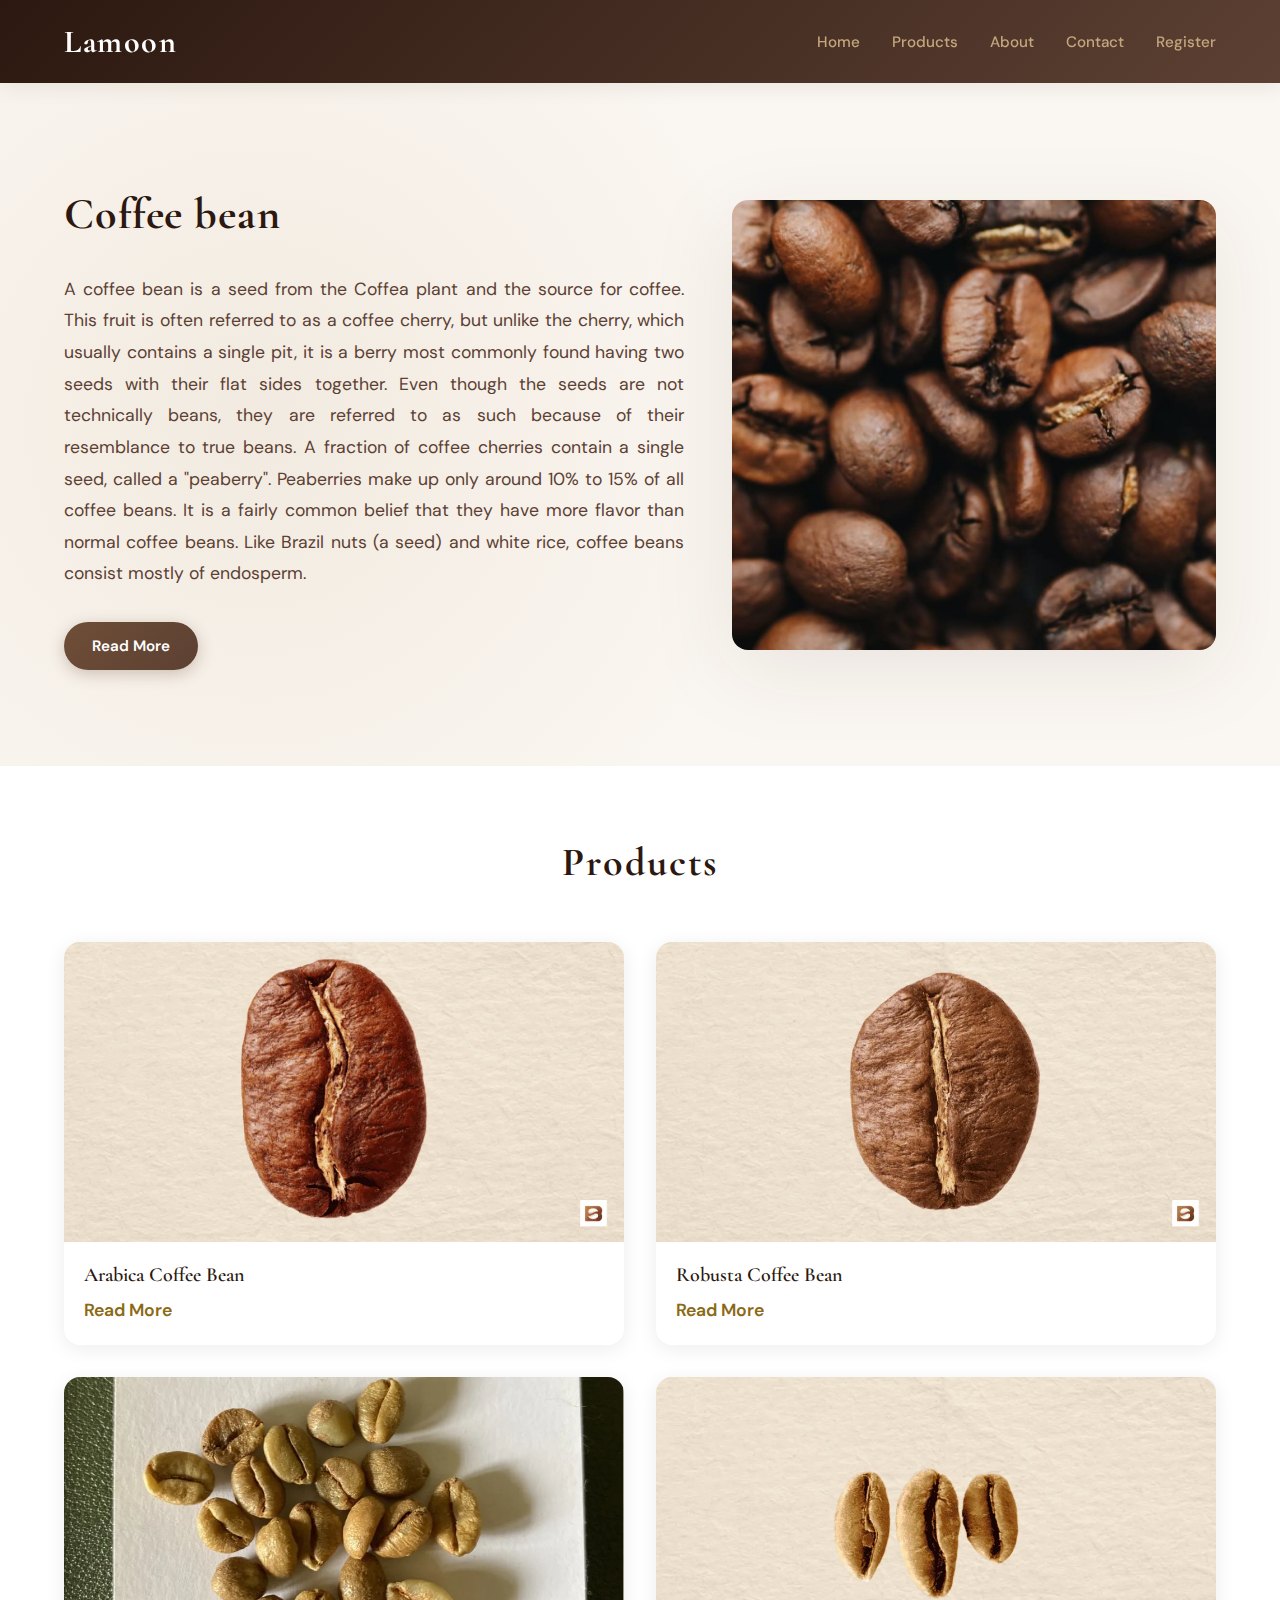
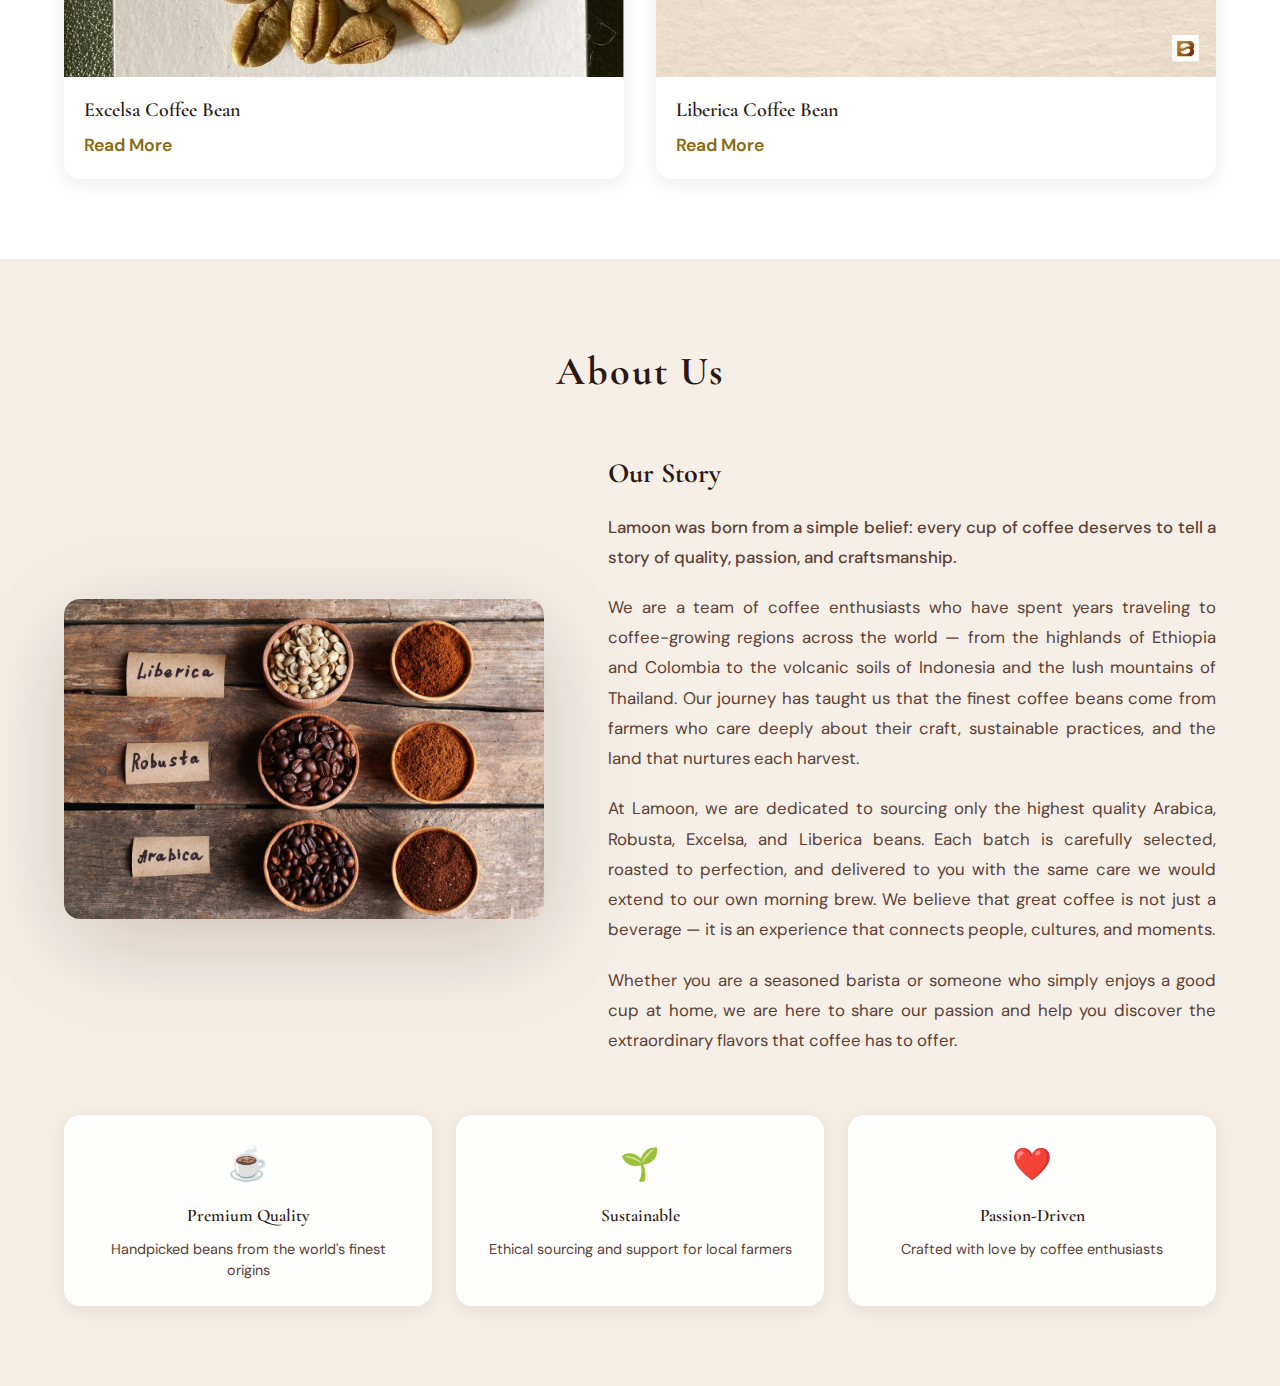
<file: ch3/index.html>
<!DOCTYPE html>
<html lang="en">

<head>
    <meta charset="UTF-8">
    <meta name="viewport" content="width=device-width, initial-scale=1.0">
    <title>Lamoon | Coffee Beans</title>
    <link rel="stylesheet" href="style.css">
    <link rel="preconnect" href="https://fonts.googleapis.com">
    <link rel="preconnect" href="https://fonts.gstatic.com" crossorigin>
    <link
        href="https://fonts.googleapis.com/css2?family=Cormorant+Garamond:wght@400;600;700&family=DM+Sans:wght@400;500;600&display=swap"
        rel="stylesheet">
</head>

<body>
    <nav>
        <div class="container">

            <div class="nav-con">

                <div class="logo"><a href="#">Lamoon</a></div>

                <ul class="menu-list">
                    <li><a href="#">Home</a></li>
                    <li><a href="#">Products</a></li>
                    <li><a href="#about">About</a></li>
                    <li><a href="#">Contact</a></li>
                    <li><a href="register.html">Register</a></li>
                </ul>
            </div>
        </div>
    </nav>

    <section class="main-content">
        <div class="container">
            <div class="main-content-con">
                <div class="main-content-info">
                    <h3>Coffee bean</h3>
                    <p>A coffee bean is a seed from the Coffea plant and the source for coffee. This fruit is often
                        referred to as a coffee cherry, but unlike the cherry, which usually contains a single pit, it
                        is a berry most commonly found having two seeds with their flat sides together. Even though the
                        seeds are not technically beans, they are referred to as such because of their resemblance to
                        true beans. A fraction of coffee cherries contain a single seed, called a "peaberry". Peaberries
                        make up only around 10% to 15% of all coffee beans. It is a fairly common belief that they have
                        more flavor than normal coffee beans. Like Brazil nuts (a seed) and white rice, coffee beans
                        consist mostly of endosperm.</p>
                    <a href="#" class="main-content-btn">Read More</a>
                </div>
                <div class="main-content-image">
                    <img src="./images/coffee_bean.png" alt="Coffee Bean">
                </div>
            </div>
        </div>
    </section>


    <section class="products">
        <h2>Products</h2>
        <div class="container">
            <div class="product-con">
                <div class="product-item">
                    <img src="./images/Arabica-Beans.webp" alt="Arabica Coffee Bean">
                    <h3>Arabica Coffee Bean</h3>
                    <p>Read More</p>
                </div>
                <div class="product-item">
                    <img src="./images/Robusta-Beans.webp" alt="Robusta Coffee Bean">
                    <h3>Robusta Coffee Bean</h3>
                    <p>Read More</p>
                </div>
                <div class="product-item">
                    <img src="./images/Excelsa-Beans.webp" alt="Excelsa Coffee Bean">
                    <h3>Excelsa Coffee Bean</h3>
                    <p>Read More</p>
                </div>
                <div class="product-item">
                    <img src="./images/Liberica-Beans.webp" alt="Liberica Coffee Bean">
                    <h3>Liberica Coffee Bean</h3>
                    <p>Read More</p>
                </div>
            </div>
        </div>
    </section>

    <section class="about" id="about">
        <div class="container">
            <h2 class="about-title">About Us</h2>
            <div class="about-con">
                <div class="about-image">
                    <img src="./images/coffee_1.png" alt="Lamoon Coffee Beans">
                </div>
                <div class="about-info">
                    <h3>Our Story</h3>
                    <p class="about-lead">Lamoon was born from a simple belief: every cup of coffee deserves to tell a
                        story of quality, passion, and craftsmanship.</p>
                    <p>We are a team of coffee enthusiasts who have spent years traveling to coffee-growing regions
                        across the world — from the highlands of Ethiopia and Colombia to the volcanic soils of
                        Indonesia and the lush mountains of Thailand. Our journey has taught us that the finest coffee
                        beans come from farmers who care deeply about their craft, sustainable practices, and the land
                        that nurtures each harvest.</p>
                    <p>At Lamoon, we are dedicated to sourcing only the highest quality Arabica, Robusta, Excelsa, and
                        Liberica beans. Each batch is carefully selected, roasted to perfection, and delivered to you
                        with the same care we would extend to our own morning brew. We believe that great coffee is not
                        just a beverage — it is an experience that connects people, cultures, and moments.</p>
                    <p>Whether you are a seasoned barista or someone who simply enjoys a good cup at home, we are here
                        to share our passion and help you discover the extraordinary flavors that coffee has to offer.
                    </p>
                </div>
            </div>
            <div class="about-features">
                <div class="about-feature">
                    <span class="about-feature-icon">☕</span>
                    <h4>Premium Quality</h4>
                    <p>Handpicked beans from the world's finest origins</p>
                </div>
                <div class="about-feature">
                    <span class="about-feature-icon">🌱</span>
                    <h4>Sustainable</h4>
                    <p>Ethical sourcing and support for local farmers</p>
                </div>
                <div class="about-feature">
                    <span class="about-feature-icon">❤️</span>
                    <h4>Passion-Driven</h4>
                    <p>Crafted with love by coffee enthusiasts</p>
                </div>
            </div>
        </div>
    </section>

</body>

</html>
</file>
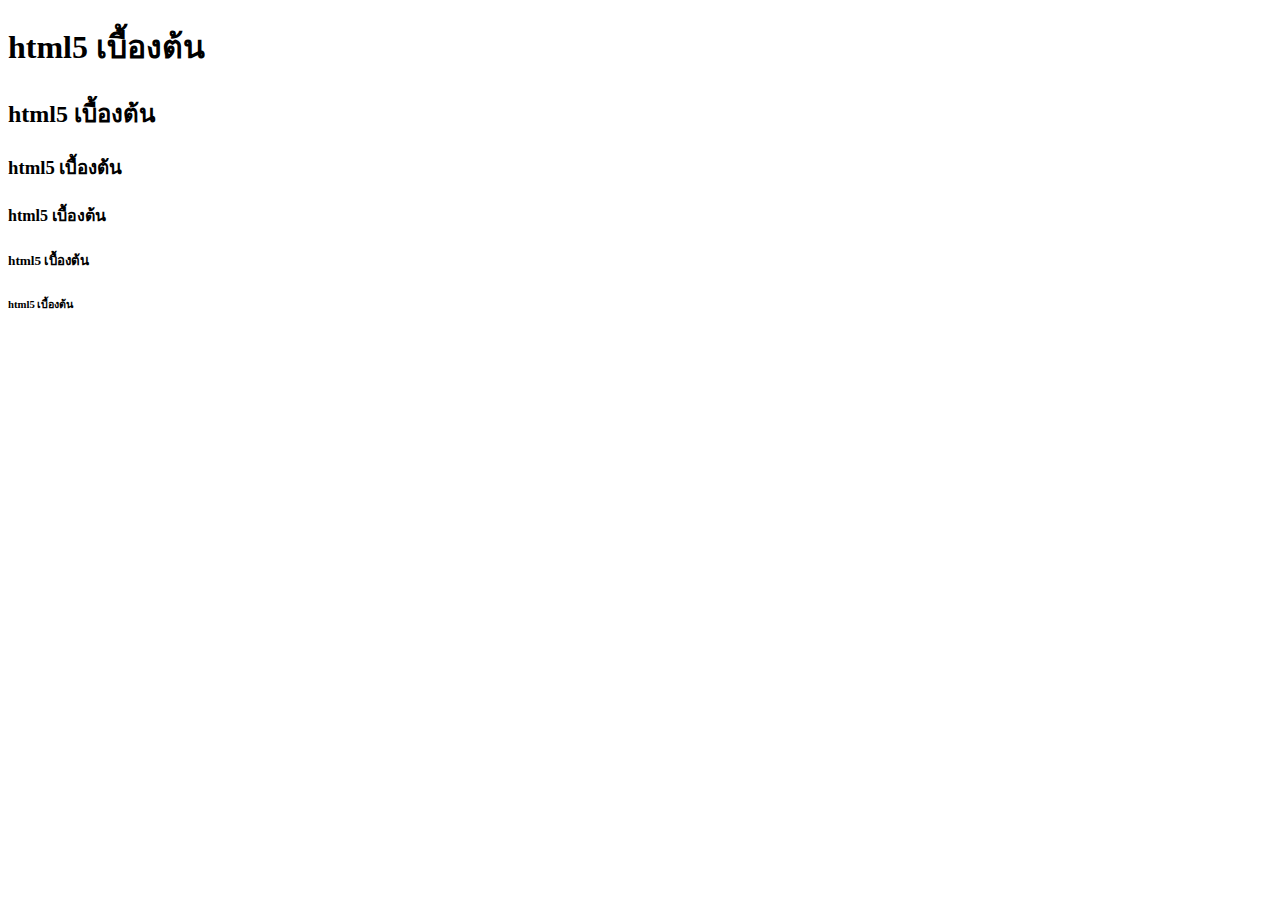
<file: ch1/ex1.html>
<!DOCTYPE html>
<html lang="en">

<head>
    <meta charset="UTF-8">
    <meta name="viewport" content="width=device-width, initial-scale=1.0">
    <title>ทดสอบโปรแกรม HTML5</title>
</head>

<body>
    <!-- ทำตาม comment กด ctrl + / -->
    <!-- ทดสอบ Tag เบื้องต้น -->
    <h1>html5 เบื้องต้น</h1>
    <h2>html5 เบื้องต้น</h2>
    <h3>html5 เบื้องต้น</h3>
    <h4>html5 เบื้องต้น</h4>
    <h5>html5 เบื้องต้น</h5>
    <h6>html5 เบื้องต้น</h6>
    <!-- แท็ก <h> ทำหน้าที่ของ heading ขนาดต่างๆ จาก h1 ถึง h6 -->
    <!-- ความหมายตัวเลขหลังแท็ก <h> คือ ขนาดของ heading -->
</body>

</html>
</file>
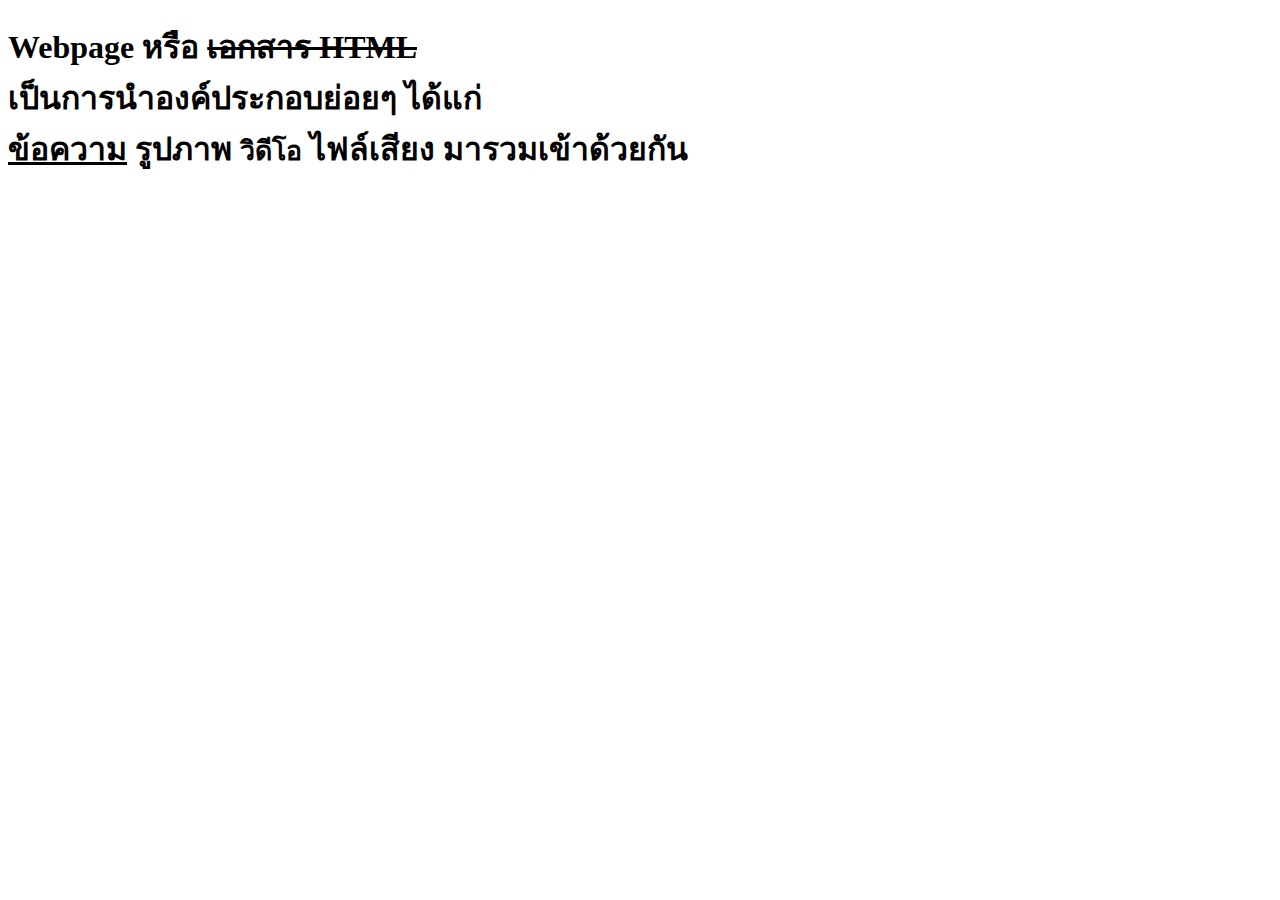
<file: ch1/ex2.html>
<!DOCTYPE html>
<html lang="en">

<head>
    <meta charset="UTF-8">
    <meta name="viewport" content="width=device-width, initial-scale=1.0">
    <title>Document</title>
</head>

<body>
    <h1>Webpage หรือ <del>เอกสาร HTML</del>
        <br>
        เป็นการนำองค์ประกอบย่อยๆ ได้แก่ <br>
        <u>ข้อความ</u> รูปภาพ <small>วิดีโอ</small>
        ไฟล์เสียง มารวมเข้าด้วยกัน
        <!--แท็ก <del> ทำหน้าที่ลบข้อความ-->
        <!--แท็ก <u> ทำหน้าที่ข้อความที่ถูกขีดฆ่าหรือเน้นด้วยเส้นใต้-->
        <!--แท็ก <small> ทำหน้าที่ข้อความที่มีขนาดต่ำกว่าข้อความอื่น-->
    </h1>
</body>

</html>
</file>
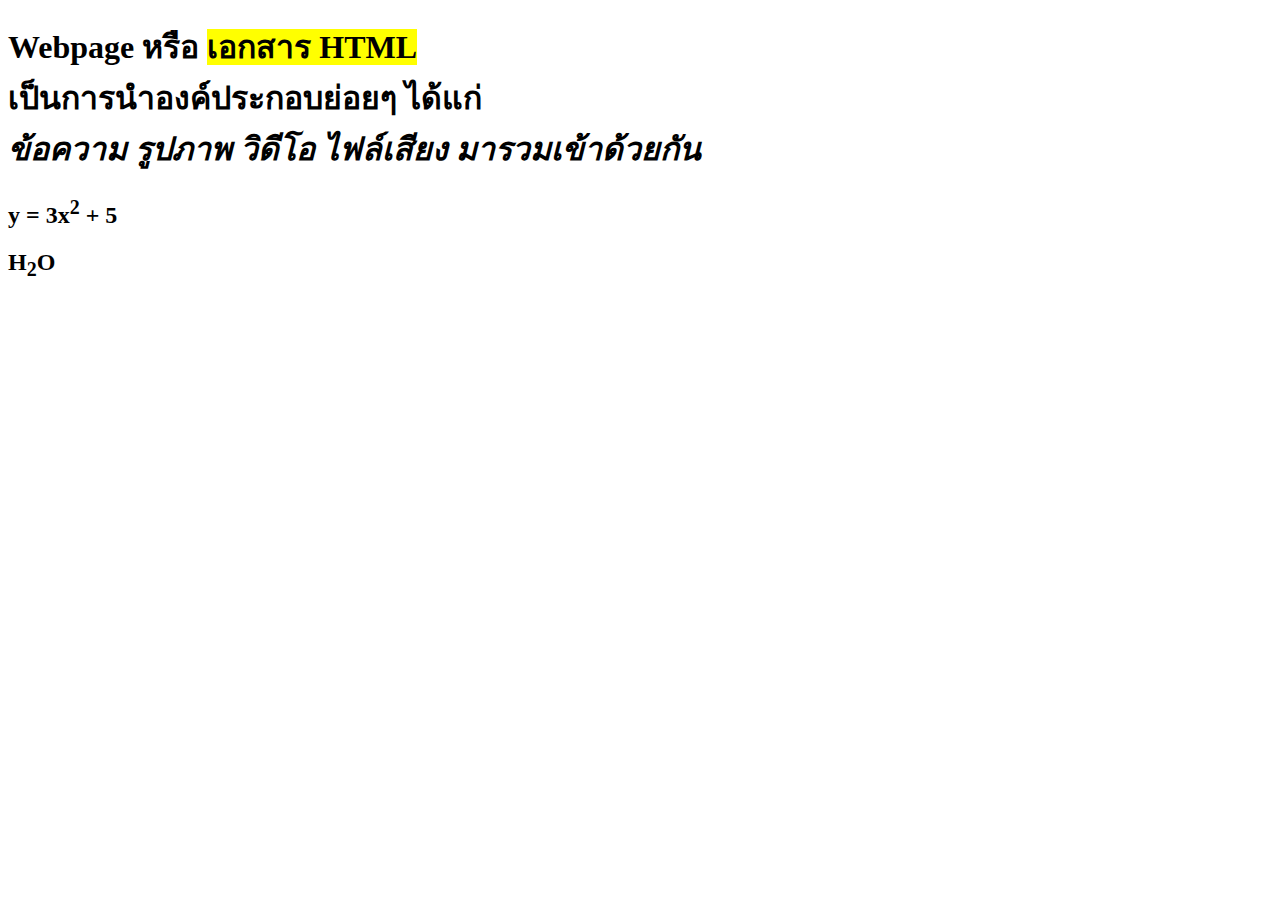
<file: ch1/ex3.html>
<!DOCTYPE html>
<html lang="en">

<head>
    <meta charset="UTF-8">
    <meta name="viewport" content="width=device-width, initial-scale=1.0">
    <title>Document</title>
</head>

<body>
    <h1>Webpage หรือ <mark>เอกสาร HTML</mark>
        <br>
        เป็นการนำองค์ประกอบย่อยๆ ได้แก่ <br>
        <i>ข้อความ รูปภาพ วิดีโอ ไฟล์เสียง มารวมเข้าด้วยกัน</i>
    </h1>

    <h2>y = 3x<sup>2</sup> + 5</h2>
    <h2>H<sub>2</sub>O
</body>

</html>
</file>
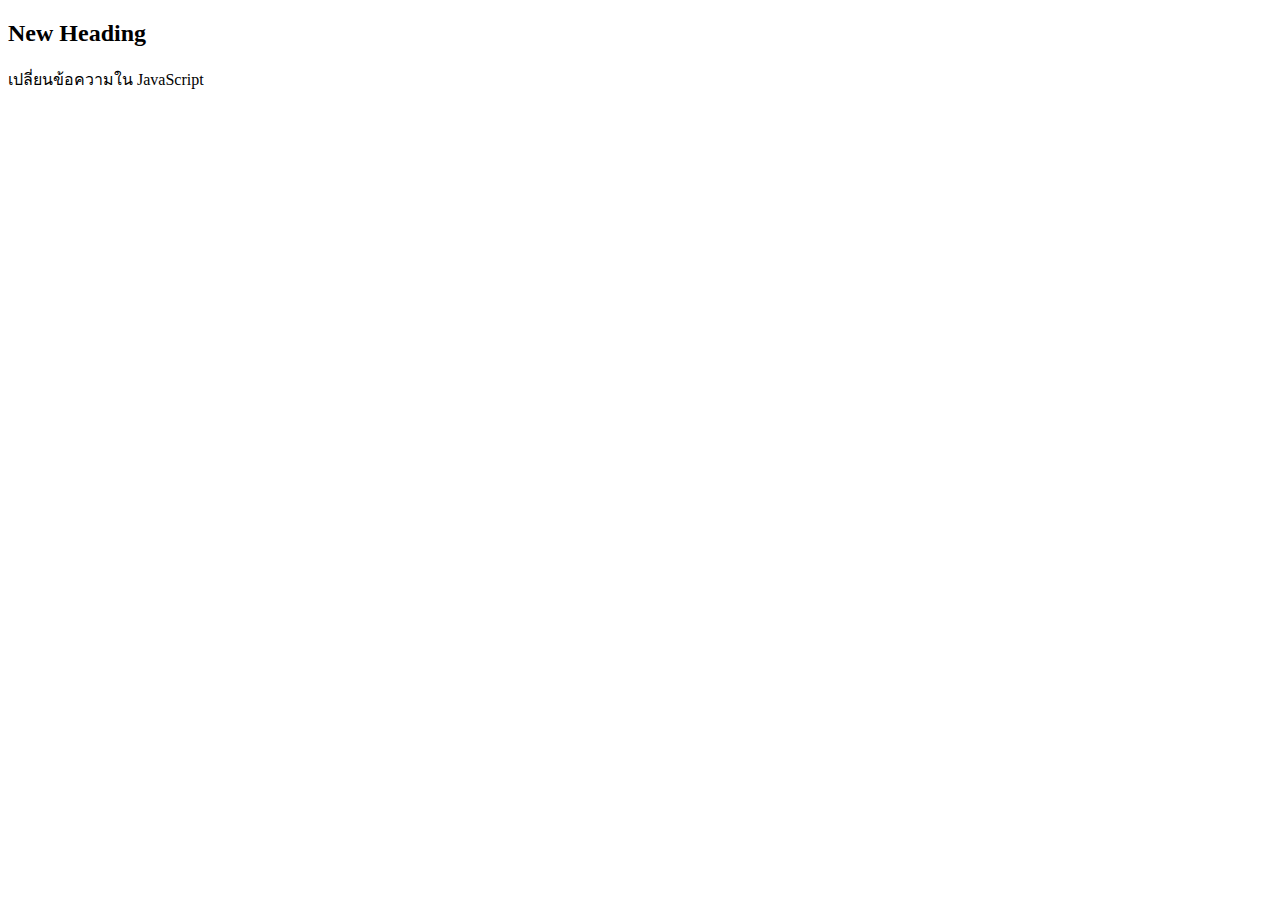
<file: ch5/innerHTML.html>
<!DOCTYPE html>
<html lang="en">

<head>
    <meta charset="UTF-8">
    <meta name="viewport" content="width=device-width, initial-scale=1.0">
    <title>Document</title>
</head>

<body>
    <div id="random">
        <p>นี่คือข้อความในไฟล์ HTML</p>
    </div>
    <script src="innerHTML.js"></script>
</body>

</html>
</file>
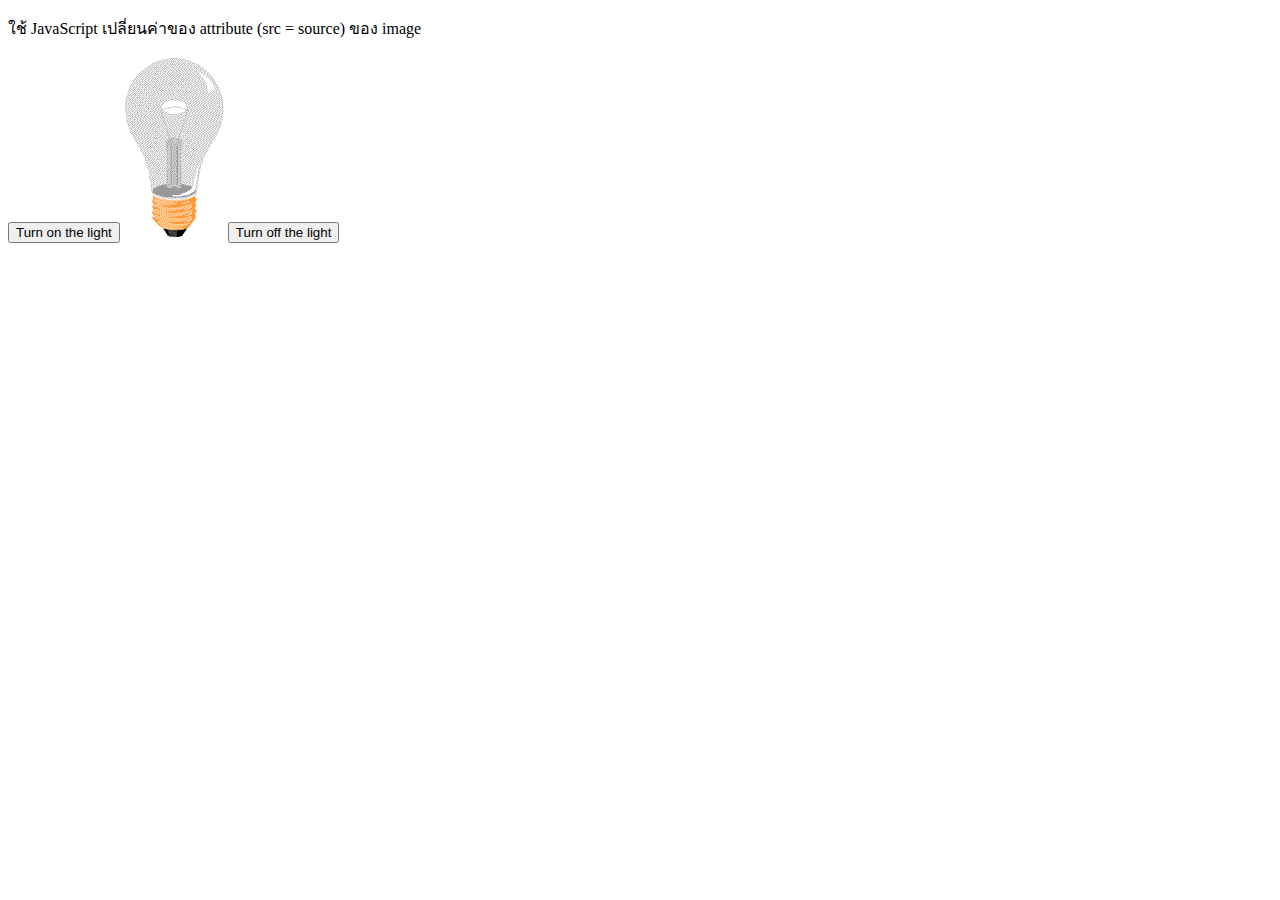
<file: ch5/JsChangeAtte.html>
<!DOCTYPE html>
<html lang="en">

<head>
    <meta charset="UTF-8">
    <meta name="viewport" content="width=device-width, initial-scale=1.0">
    <title>Document</title>
</head>

<body>
    <p>ใช้ JavaScript เปลี่ยนค่าของ attribute (src = source) ของ image</p>
    <button type="button" onclick="document.getElementById('myImage').src='pic_bulbon.gif'">Turn on the light</button>
    <img id="myImage" src="pic_bulboff.gif" style="width:100px">
    <button type="button" onclick="document.getElementById('myImage').src='pic_bulboff.gif'">Turn off the light</button>
</body>

</html>
</file>
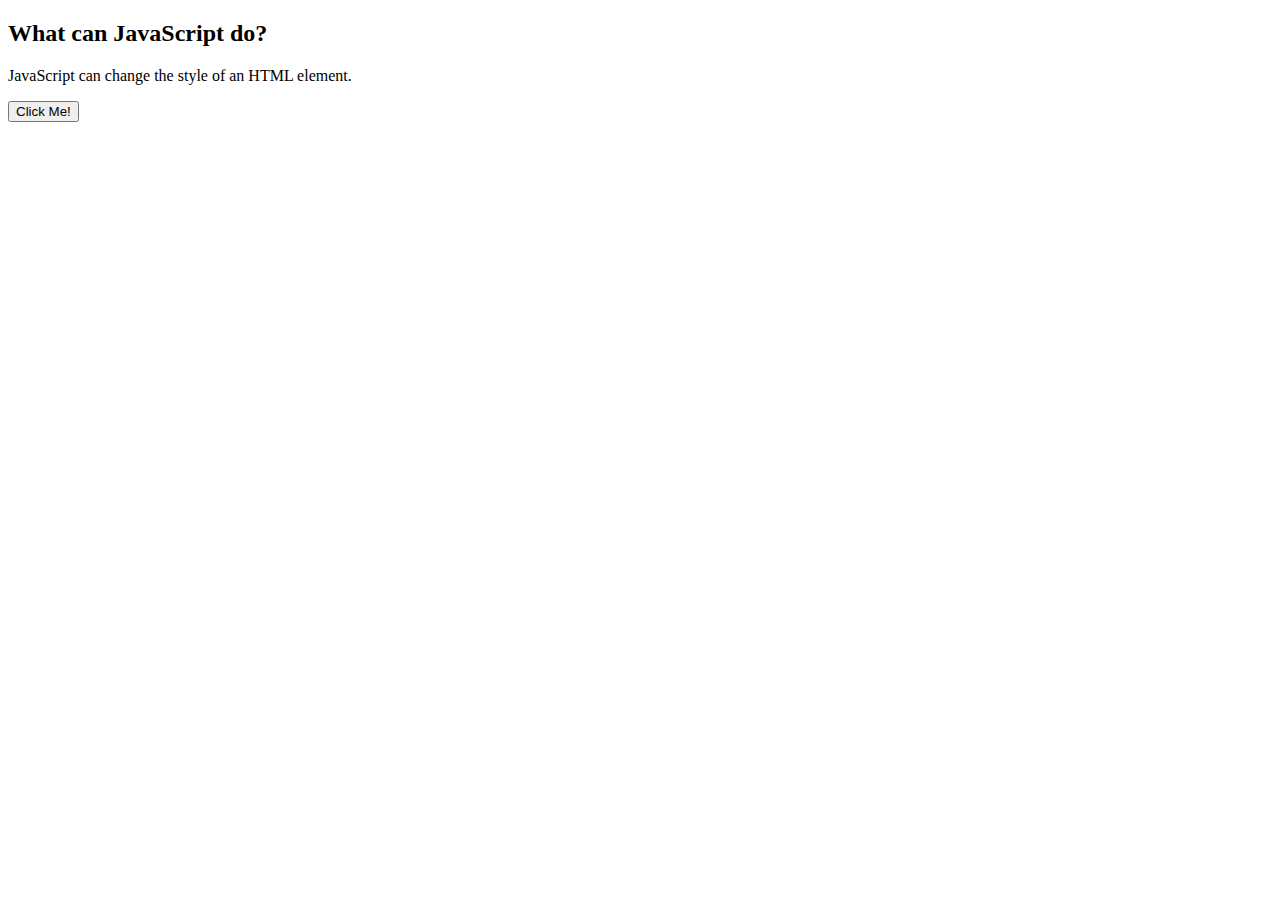
<file: ch5/JsChangeFont.html>
<!DOCTYPE html>
<html lang="en">

<head>
    <meta charset="UTF-8">
    <meta name="viewport" content="width=device-width, initial-scale=1.0">
    <title>Document</title>
</head>

<body>
    <h2>What can JavaScript do?</h2>

    <p id="demo">JavaScript can change the style of an HTML element.</p>

    <button type="button" onclick="document.getElementById('demo').style.fontSize = '35px';">Click Me!</button>


</body>

</html>
</file>
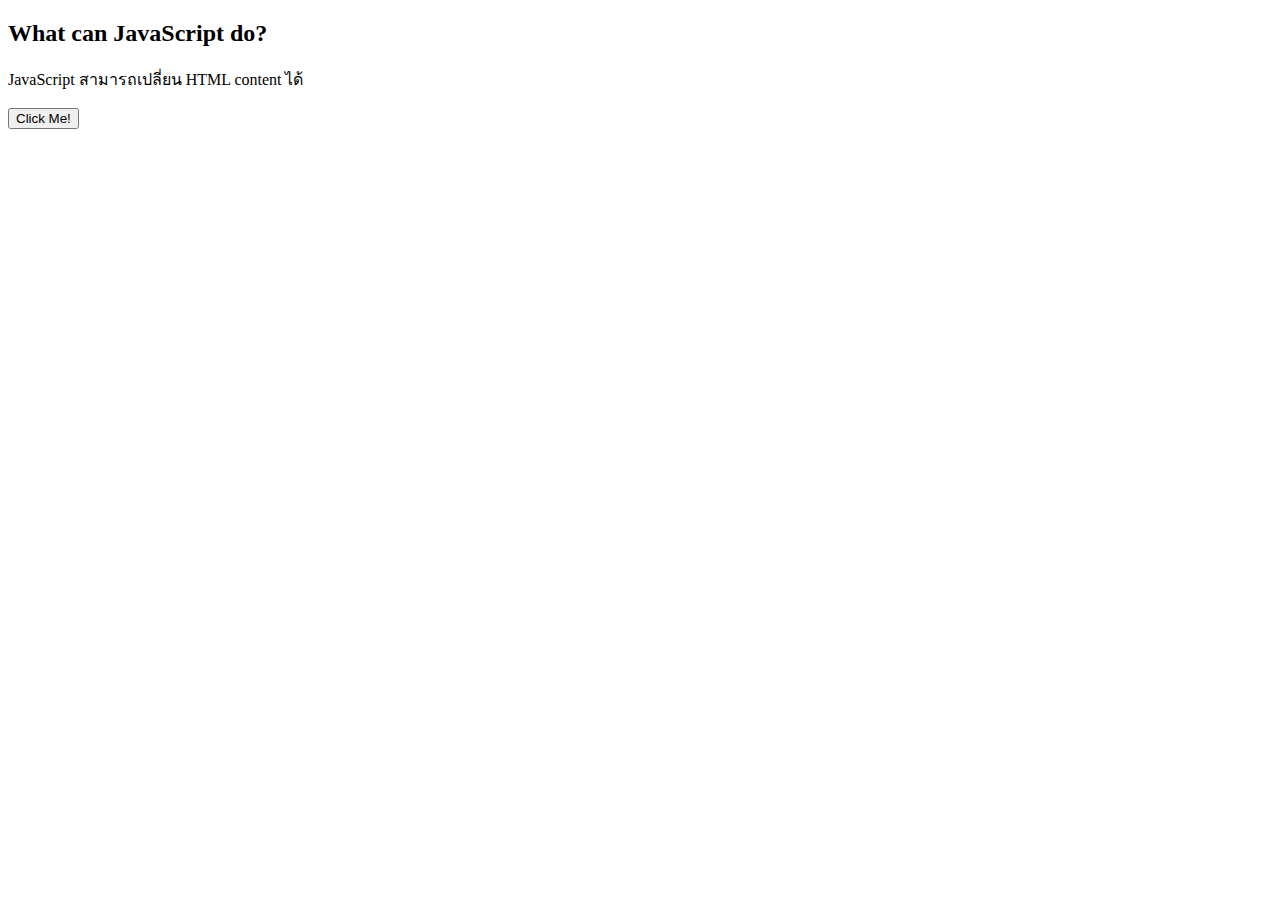
<file: ch5/JsHello.html>
<!DOCTYPE html>
<html lang="en">

<head>
    <meta charset="UTF-8">
    <meta name="viewport" content="width=device-width, initial-scale=1.0">
    <title>Document</title>
</head>

<body>
    <h2>What can JavaScript do?</h2>

    <p id="demo">JavaScript สามารถเปลี่ยน HTML content ได้</p>

    <button type="button" onclick="document.getElementById('demo').innerHTML = 'Hello JavaScript!';">Click Me!</button>
</body>

</html>
</file>
<file: ch3/style.css>
/* ===== Variables ===== */
:root {
    --color-cream: #faf6f1;
    --color-espresso: #2c1810;
    --color-coffee: #5c4033;
    --color-caramel: #8b6914;
    --color-mocha: #6f4e37;
    --color-latte: #c4a77d;
    --color-white: #ffffff;
    --color-shadow: rgba(44, 24, 16, 0.08);
    --color-shadow-hover: rgba(44, 24, 16, 0.15);
    --font-heading: 'Cormorant Garamond', serif;
    --font-body: 'DM Sans', sans-serif;
}

/* ===== Reset & Base ===== */
* {
    margin: 0;
    padding: 0;
    box-sizing: border-box;
}

html {
    scroll-behavior: smooth;
}

body {
    font-family: var(--font-body);
    color: var(--color-espresso);
    background-color: var(--color-cream);
    line-height: 1.6;
}

/* ===== Container ===== */
.container {
    max-width: 1200px;
    margin: 0 auto;
    padding: 0 24px;
}

/* ===== Navigation ===== */
nav {
    background: linear-gradient(135deg, var(--color-espresso) 0%, var(--color-coffee) 100%);
    color: var(--color-white);
    padding: 1rem 0;
    position: sticky;
    top: 0;
    z-index: 100;
    box-shadow: 0 4px 20px var(--color-shadow);
}

.nav-con {
    display: flex;
    justify-content: space-between;
    align-items: center;
}

.logo a {
    font-family: var(--font-heading);
    font-size: 2rem;
    font-weight: 700;
    color: var(--color-white);
    text-decoration: none;
    letter-spacing: 0.05em;
    transition: opacity 0.3s ease;
}

.logo a:hover {
    opacity: 0.9;
}

.menu-list {
    display: flex;
    list-style: none;
    gap: 2rem;
}

.menu-list li a {
    color: var(--color-latte);
    text-decoration: none;
    font-weight: 500;
    font-size: 0.95rem;
    transition: color 0.3s ease, transform 0.2s ease;
}

.menu-list li a:hover {
    color: var(--color-white);
    transform: translateY(-1px);
}

/* ===== Main Content Hero ===== */
.main-content {
    background: var(--color-cream);
    padding: 4rem 0;
    position: relative;
}

.main-content::before {
    content: '';
    position: absolute;
    top: 0;
    left: 0;
    right: 0;
    height: 100%;
    background: radial-gradient(circle at 20% 50%, rgba(196, 167, 125, 0.15) 0%, transparent 50%);
    pointer-events: none;
}

.main-content-con {
    display: flex;
    justify-content: space-between;
    align-items: center;
    gap: 3rem;
    padding: 2rem 0;
    position: relative;
}

.main-content-info {
    flex: 1;
    max-width: 55%;
}

.main-content-info h3 {
    font-family: var(--font-heading);
    font-size: 2.75rem;
    font-weight: 700;
    color: var(--color-espresso);
    margin-bottom: 1.5rem;
    letter-spacing: 0.02em;
}

.main-content-info p {
    font-size: 1.1rem;
    color: var(--color-coffee);
    margin-bottom: 2rem;
    text-align: justify;
    line-height: 1.8;
}

.main-content-info .main-content-btn {
    display: inline-block;
    background: linear-gradient(135deg, var(--color-mocha) 0%, var(--color-coffee) 100%);
    color: var(--color-white);
    padding: 0.75rem 1.75rem;
    border-radius: 2rem;
    text-decoration: none;
    font-weight: 600;
    font-size: 0.95rem;
    transition: all 0.3s ease;
    box-shadow: 0 4px 15px rgba(111, 78, 55, 0.3);
}

.main-content-info .main-content-btn:hover {
    transform: translateY(-2px);
    box-shadow: 0 6px 25px rgba(111, 78, 55, 0.4);
}

.main-content-image {
    flex: 1;
    max-width: 42%;
    height: 450px;
}

.main-content-image img {
    width: 100%;
    height: 100%;
    object-fit: cover;
    border-radius: 1rem;
    filter: drop-shadow(0 20px 40px var(--color-shadow));
}

/* ===== Products Section ===== */
.products {
    padding: 4rem 0 5rem;
    background: var(--color-white);
}

.products h2 {
    font-family: var(--font-heading);
    font-size: 2.5rem;
    font-weight: 700;
    color: var(--color-espresso);
    text-align: center;
    margin-bottom: 3rem;
    letter-spacing: 0.05em;
}

.product-con {
    display: grid;
    grid-template-columns: repeat(2, 1fr);
    gap: 2rem;
}

.product-item {
    background: var(--color-white);
    border-radius: 1rem;
    overflow: hidden;
    box-shadow: 0 4px 20px var(--color-shadow);
    transition: all 0.4s cubic-bezier(0.4, 0, 0.2, 1);
    display: flex;
    flex-direction: column;
}

.product-item:hover {
    transform: translateY(-8px);
    box-shadow: 0 12px 40px var(--color-shadow-hover);
}

.product-item img {
    width: 100%;
    height: 300px;
    object-fit: cover;
    transition: transform 0.4s ease;
}

/* .product-item:hover img {
    transform: scale(1.05);
} */

.product-item h3 {
    font-family: var(--font-heading);
    font-size: 1.25rem;
    font-weight: 600;
    color: var(--color-espresso);
    padding: 1.25rem 1.25rem 0.5rem;
    line-height: 1.3;
}

.product-item p {
    font-size: 1.1rem;
    font-weight: 600;
    color: var(--color-caramel);
    padding: 0 1.25rem 1.25rem;
    margin: 0;
}

/* ===== About Section ===== */
.about {
    padding: 5rem 0;
    background: #f5efe8;
    position: relative;
}

.about-title {
    font-family: var(--font-heading);
    font-size: 2.5rem;
    font-weight: 700;
    color: var(--color-espresso);
    text-align: center;
    margin-bottom: 3rem;
    letter-spacing: 0.05em;
    position: relative;
}

.about-con {
    display: flex;
    align-items: center;
    gap: 4rem;
    position: relative;
}

.about-image {
    flex: 0 0 480px;
    position: relative;
}

.about-image img {
    width: 100%;
    height: auto;
    object-fit: contain;
    border-radius: 1rem;
    filter: drop-shadow(0 25px 50px rgba(44, 24, 16, 0.2));
}

.about-info {
    flex: 1;
}

.about-info h3 {
    font-family: var(--font-heading);
    font-size: 1.75rem;
    font-weight: 700;
    color: var(--color-espresso);
    margin-bottom: 1rem;
}

.about-lead {
    font-size: 1.15rem;
    font-weight: 500;
    color: var(--color-coffee);
    margin-bottom: 1.5rem;
    line-height: 1.7;
}

.about-info p {
    font-size: 1.05rem;
    color: var(--color-coffee);
    margin-bottom: 1.25rem;
    line-height: 1.8;
    text-align: justify;
}

.about-features {
    display: grid;
    grid-template-columns: repeat(3, 1fr);
    gap: 1.5rem;
    margin-top: 2.5rem;
}

.about-feature {
    background: rgba(255, 255, 255, 0.9);
    padding: 1.5rem;
    border-radius: 1rem;
    text-align: center;
    box-shadow: 0 4px 20px var(--color-shadow);
    transition: all 0.3s ease;
}

.about-feature:hover {
    transform: translateY(-4px);
    box-shadow: 0 8px 30px var(--color-shadow-hover);
}

.about-feature-icon {
    font-size: 2rem;
    display: block;
    margin-bottom: 0.75rem;
}

.about-feature h4 {
    font-family: var(--font-heading);
    font-size: 1.1rem;
    font-weight: 600;
    color: var(--color-espresso);
    margin-bottom: 0.5rem;
}

.about-feature p {
    font-size: 0.9rem;
    color: var(--color-coffee);
    margin: 0;
    line-height: 1.5;
}

/* ===== Responsive ===== */
@media (max-width: 992px) {
    .main-content-con {
        flex-direction: column;
    }

    .main-content-info,
    .main-content-image {
        max-width: 100%;
    }

    .main-content-image {
        height: 300px;
    }

    .about-con {
        flex-direction: column;
    }

    .about-image {
        flex: none;
        max-width: 420px;
        margin: 0 auto;
    }

    .about-features {
        grid-template-columns: 1fr;
    }

    .product-con {
        grid-template-columns: repeat(2, 1fr);
    }
}

@media (max-width: 768px) {
    .menu-list {
        gap: 1rem;
    }

    .main-content-info h3 {
        font-size: 2rem;
    }

    .about {
        padding: 3rem 0;
    }

    .about-title {
        font-size: 2rem;
    }

    .about-info h3 {
        font-size: 1.5rem;
    }

    .products h2 {
        font-size: 2rem;
    }

    .product-con {
        grid-template-columns: 1fr;
    }

    .product-item img {
        height: 220px;
    }
}
</file>
